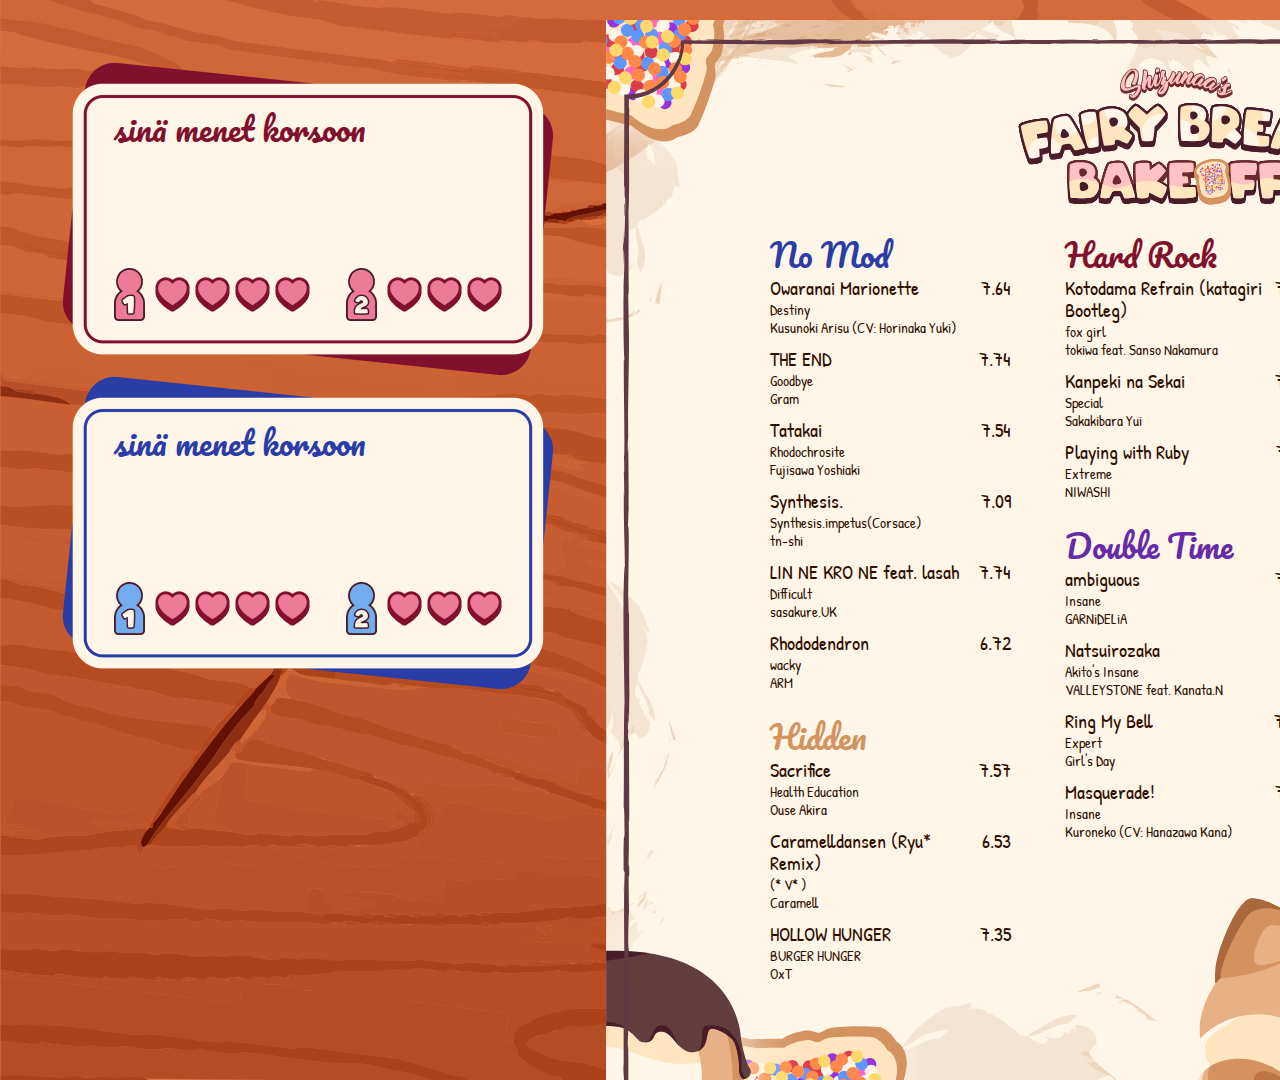
<file: mappool/index.html>
<!DOCTYPE html>
<html lang="en">
<head>
    <meta charset="UTF-8">
    <meta name="viewport" content="width=device-width, initial-scale=1.0">
    <title>Mappool</title>

    <link rel="stylesheet" href="style.css">

    <!-- Pacifico / PAtrick HAnd Font -->
    <link rel="preconnect" href="https://fonts.googleapis.com">
    <link rel="preconnect" href="https://fonts.gstatic.com" crossorigin>
    <link href="https://fonts.googleapis.com/css2?family=Pacifico&display=swap" rel="stylesheet">
    <link href="https://fonts.googleapis.com/css2?family=Patrick+Hand&display=swap" rel="stylesheet">

    <script src="../_shared/deps/reconnecting-websocket.min.js"></script>
</head>
<body>
    <div id="main">
        <!-- Red Team -->
        <img class="teamBackground" id="redTeamBackground" src="static/teamBackgrounds/redTeamBackground.png">
        <section class="teamInformation" id="redTeamInformation">
            <div class="teamName" id="redTeamName">sinä menet korsoon</div>
            <div class="teamPlayers" id="redTeamPlayers"></div>
            <div class="livesContainer">
                <img class="slotImage" id="redSlot1" src="static/teamSlots/redSlot1.png">
                <div class="slotLivesIndividualContainer" id="redSlot1Lives"></div>
                <img class="slotImage" id="redSlot2" src="static/teamSlots/redSlot2.png">
                <div class="slotLivesIndividualContainer" id="redSlot2Lives"></div>
            </div>
        </section>

        <!-- Blue Team -->
        <img class="teamBackground" id="blueTeamBackground" src="static/teamBackgrounds/blueTeamBackground.png">
        <section class="teamInformation" id="blueTeamInformation">
            <div class="teamName" id="blueTeamName">sinä menet korsoon</div>
            <div class="teamPlayers" id="blueTeamPlayers"></div>
            <div class="livesContainer">
                <img class="slotImage" id="blueSlot1" src="static/teamSlots/blueSlot1.png">
                <div class="slotLivesIndividualContainer" id="blueSlot1Lives"></div>
                <img class="slotImage" id="blueSlot2" src="static/teamSlots/blueSlot2.png">
                <div class="slotLivesIndividualContainer" id="blueSlot2Lives"></div>
            </div>
        </section>

        <!-- Mappool Section -->
        <img id="menuBackground" src="static/mappoolMenu.svg">
        <!-- Column 1 - No Mod and Hidden -->
        <section id="mappoolSectionColumn1">
            <!-- No Mod -->
            <section class="modSection" id="noModSection">
                <div class="modText" id="noModText">No Mod</div>
            </section>
            <!-- Hidden -->
            <section class="modSection" id="hiddenSection">
                <div class="modText" id="hiddenText">Hidden</div>
            </section>
        </section>
        <!-- Column 2 - Hard Rock and Double Time -->
        <section id="mappoolSectionColumn2">
            <section class="modSection" id="hardRockSection">
                <div class="modText" id="hardRockText">Hard Rock</div>
            </section>
            <!-- Double Time -->
            <section class="modSection" id="doubleTimeSection">
                <div class="modText" id="doubleTimeText">Double Time</div>
            </section>
        </section>
        <!-- Freemod and Tiebreaker -->
        <section id="mappoolSectionColumn3">
            <section class="modSection" id="freemodSection">
                <div class="modText" id="freemodText">Freemod</div>
            </section>
            <section class="modSection" id="tiebreakerSection">
                <div id="tiebreakerBorder"></div>
                <div class="modText" id="tiebreakerText">Tiebreaker</div>
            </section>
        </section>

        <!-- Chat -->
        <div id="chatDisplayContainer">
            <img id="chatDisplayImage" src="static/chat.png">
            <div id="chatDisplay"></div>
        </div>
    </div>
    <div id="sideBar">
        <section id="nextPickerSection">
            <h1>Next Picker</h1>
            <h1 id="nextPicker">Red</h1>
            <div id="nextPickerButtons">
                <button onclick="setNextPicker('red')">Red</button>
                <button onclick="setNextPicker('blue')">Blue</button>
                <button id="autopickingButton" onclick="toggleAutopick()">Toggle Autopick: OFF</button>
            </div>
        </section>
    </div>

    <script src="index.js"></script>
</body>
</html>
</file>
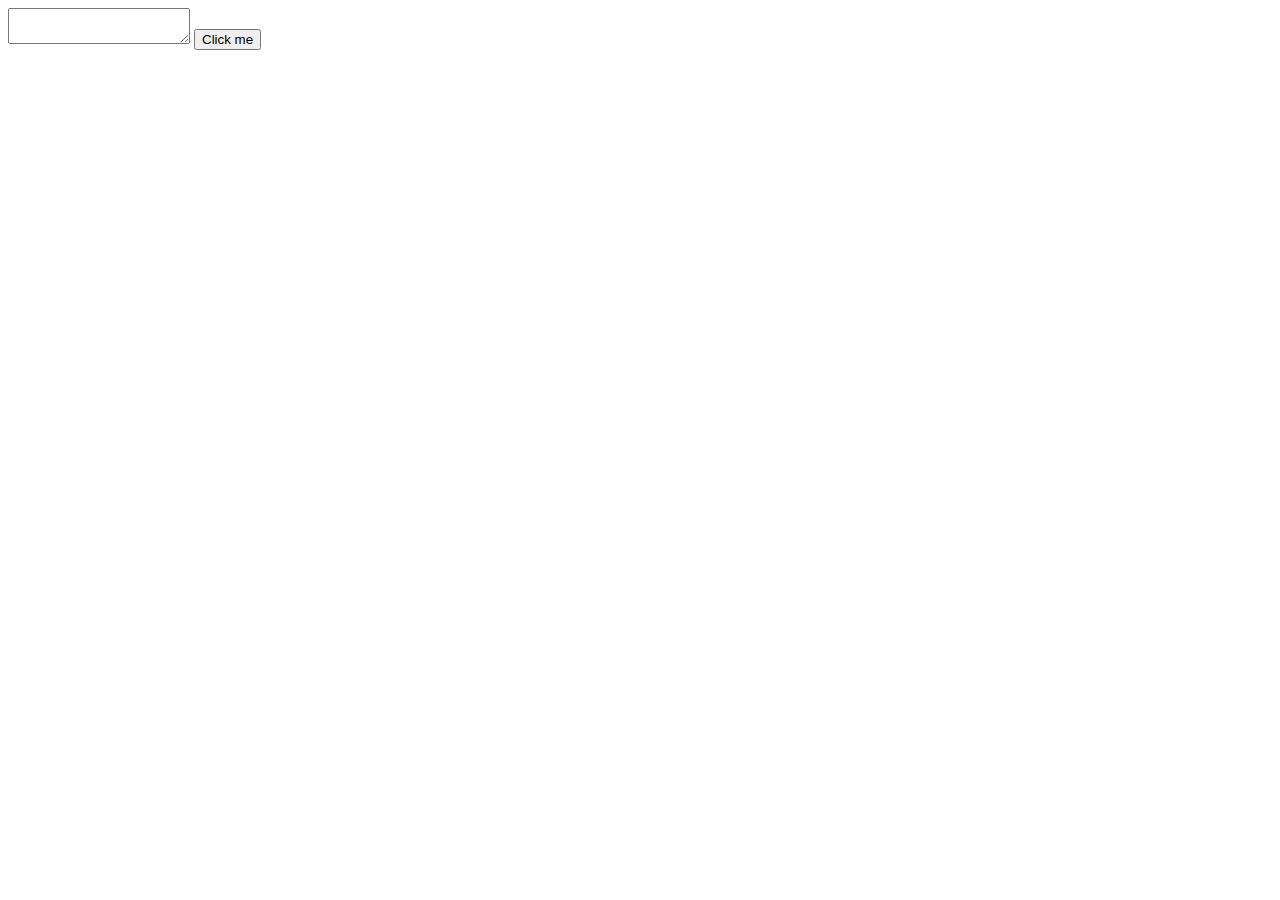
<file: team-creator/index.html>
<!DOCTYPE html>
<html lang="en">
<head>
    <meta charset="UTF-8">
    <meta name="viewport" content="width=device-width, initial-scale=1.0">
    <title>Document</title>
</head>
<body>
    <textarea id="textarea"></textarea>
    <button onclick="submit()">Click me</button>

    <script src="index.js"></script>
</body>
</html>
</file>
<file: mappool/style.css>
:root {
    --teamInformationLeft: 60px;
    --redTeamInformationTop: 60px;
    --blueTeamInformationTop: 374px;
    --mainTextDarkRed: #4A1C29;
    --mainDarkRed: #80102B;
    --mainDarkBlue: #2A3CA6;
    --mainTextMappoolColour: #300E00;
    --mainBrown: #FFF5E7;
}

#main {
    position: absolute; left: 0; top: 0;
    width: 1920px; height: 1080px;
    background-image: url("static/background.svg");
    background-size: cover;
}

/* Team Background */
.teamBackground {
    position: absolute; left: var(--teamInformationLeft);
    width: 495.65px; height: 317.65px;
}
#redTeamBackground { top: var(--redTeamInformationTop); }
#blueTeamBackground { top: var(--blueTeamInformationTop); }
/* Team Information */
.teamInformation { position: absolute; left: var(--teamInformationLeft); }
#redTeamInformation { top: var(--redTeamInformationTop); }
#blueTeamInformation { top: var(--blueTeamInformationTop); }
/* Team Name */
.teamName {
    position: absolute; left: 54px; top: 40px;
    white-space: nowrap;
    color: var(--mainDarkRed);
    font-family: "Pacifico";
    font-weight: 400;
    font-size: 2rem;
}
#redTeamName { color: var(--mainDarkRed); }
#blueTeamName { color: var(--mainDarkBlue); }
/* Team Players */
.teamPlayers {
    position: absolute; left: 52px; top: 98px;
    width: 416px; height: 94px;
    display: flex;
    flex-wrap: wrap;
}
/* Team Player Container */
.teamPlayerContainer {
    width: 208px;
    height: 50px;
    display: flex;
}
/* Team Player Profile */
.teamPlayerProfile {
    border: 2px solid;
    width: 40px; height: 40px;
    border-radius: 7px;
    background-size: cover;
    background-image: url("https://a.ppy.sh/8306102")
}
.redTeamPlayerProfile { border-color: var(--mainDarkRed); }
.blueTeamPlayerProfile { border-color: var(--mainDarkBlue); }
/* Team Player Name */
.teamPlayerName {
    margin-left: 8px;
    font-family: "Patrick Hand", cursive;
    font-weight: 400;
    line-height: 42px;
    color: var(--mainTextDarkRed);
    font-size: 20px;
}

/* Lives */
.livesContainer {
    position: absolute; left: 54px; top: 208px;
    height: 53px;
    display: flex;
}
.slotImage { margin-right: 10px; }
.slotLivesIndividualContainer {
    display: flex;
    height: 35px;
    align-self: center;
    margin-right: 31px;
}
.slotLivesIndividualContainer > * { margin-right: 5px; }

/* Menu Background */
#menuBackground {
    position: absolute; left: 600px; top: 20px;
    width: 1160px; height: 1060px;
}

/* Columns */
#mappoolSectionColumn1 {
    position: absolute; left: 770px; top: 226px;
    display: flex;
    flex-direction: column;
}
#mappoolSectionColumn2 {
    position: absolute; left: 1065px; top: 226px;
    display: flex;
    flex-direction: column;
}
#mappoolSectionColumn3 {
    position: absolute; left: 1360px; top: 226px;
    display: flex;
    flex-direction: column;
}

/* Mod Section */
.modSection { width: 241px; }
/* Mod Text */
.modText {
    font-family: "Pacifico";
    font-weight: 400;
    font-size: 2rem;
}
#noModText { color: var(--mainDarkBlue); }
#hiddenText { color: #D3925E; }
#hardRockText { color: var(--mainDarkRed); }
#doubleTimeText { color: #662AA6; }
#freemodText { color: #15723C; }
#tiebreakerText { color: var(--mainTextMappoolColour); }
/* Map Information */
.mapInformation {
    position: relative;
    margin-top: -5px;
    margin-bottom: 17px;
    display: flex;
    justify-content: space-between;
    font-family: "Patrick Hand";
    font-weight: 400;   
    color: var(--mainTextMappoolColour);
}
.mapTextSongName, .mapStarInformation {
    line-height: 22px;
    font-size: 1.25rem;
}
.mapTextDifficultyName, .mapTextAristName { font-size: 0.9375rem; }
.mapTextAristName { line-height: 1rem; }

/* Ban Information */
.mapOutOfOrderInformation {
    position: absolute; left: 50%; top: 50%;
    transform: translate(-50%, -50%);
    width: 295px; height: 74px;
    display: none;
}
.mapOutOfOrderInformation > * {
    position: absolute; left: 50%; top: 50%;
    transform: translate(-50%, -50%);
}
/* Pick Image */
.mapPickImage {
    position: absolute; left: 50%; top: 50%;
    transform: translate(-50%, -50%);
    width: 291px; height: 69px;
    display: none;
}
/* Tiebreaker Border */
#tiebreakerSection {
    position: relative;
}
#tiebreakerBorder {
    position: absolute; left: -24px; top: 30px;
    width: 282px; height: 117px;
    border: 4px solid #6F4244;
    border-radius: 30px;
    z-index: 0;
}
#tiebreakerText {
    position: relative; z-index: 1;
    background-color: rgb(255, 246, 232);
    width: 153px;
}

/* Chat Display Section */
#chatDisplayContainer {
    transition: 500ms ease-in-out;
    opacity: 1;
}
.leftChat { color: var(--mainRed); }
.rightChat { color: var(--mainBlue); }
.botChat { color: #6F4244; }
.unknownChat { color: purple; }
/* Chat Display Image */
#chatDisplayImage {
    position: absolute; left: 1353px; top: 706px;
    z-index: 1;
    width: 530px; height: 374px;
}
/* Chat Display Container */
#chatDisplay {
    position: absolute; left: 1413px; top: 758px;
    font-family: "Patrick Hand", cursive;
    font-weight: 400;
    font-size: 1.25rem;
    z-index: 2;
    width: 410px; height: 220px;
    overflow-y: scroll;
}
#chatDisplay::-webkit-scrollbar { display: none; }
.chatMessageContainer {
    position: relative;
    z-index: 2;
    display: flex;
}
.chatUser {
    width: 130px;
    margin-right: 20px;
    text-align: right;
}
.chatMessage {
    width: 260px;
}

/* Side bar */
#sideBar {
    position: absolute; left: 1920px; top: 0;
    width: 250px; height: 1080px;
    background-color: var(--mainBrown);
}
#nextPickerSection { margin-left: 10px; }
h1 {
    font-family: "Spline Sans Mono", monospace;
    font-weight: 400;
    margin: 10px 0 5px 0;
}
#nextPicker { 
    font-size: 3rem; 
    margin: 10px 0;
}
#nextPickerButtons {
    margin-left: 10px;
    width: 210px;
    display: flex;
    flex-wrap: wrap;
    justify-content: space-between;
}
#nextPickerButtons > * {
    width: 100px; height: 50px;
    font-size: 1.2em;
    margin-bottom: 10px;
    background-color: transparent;
}
#autopickingButton { width: 210px; }
#nextPickerButtons > *:active {
    background-color: black;
    color: var(--mainBrown);
}
</file>
